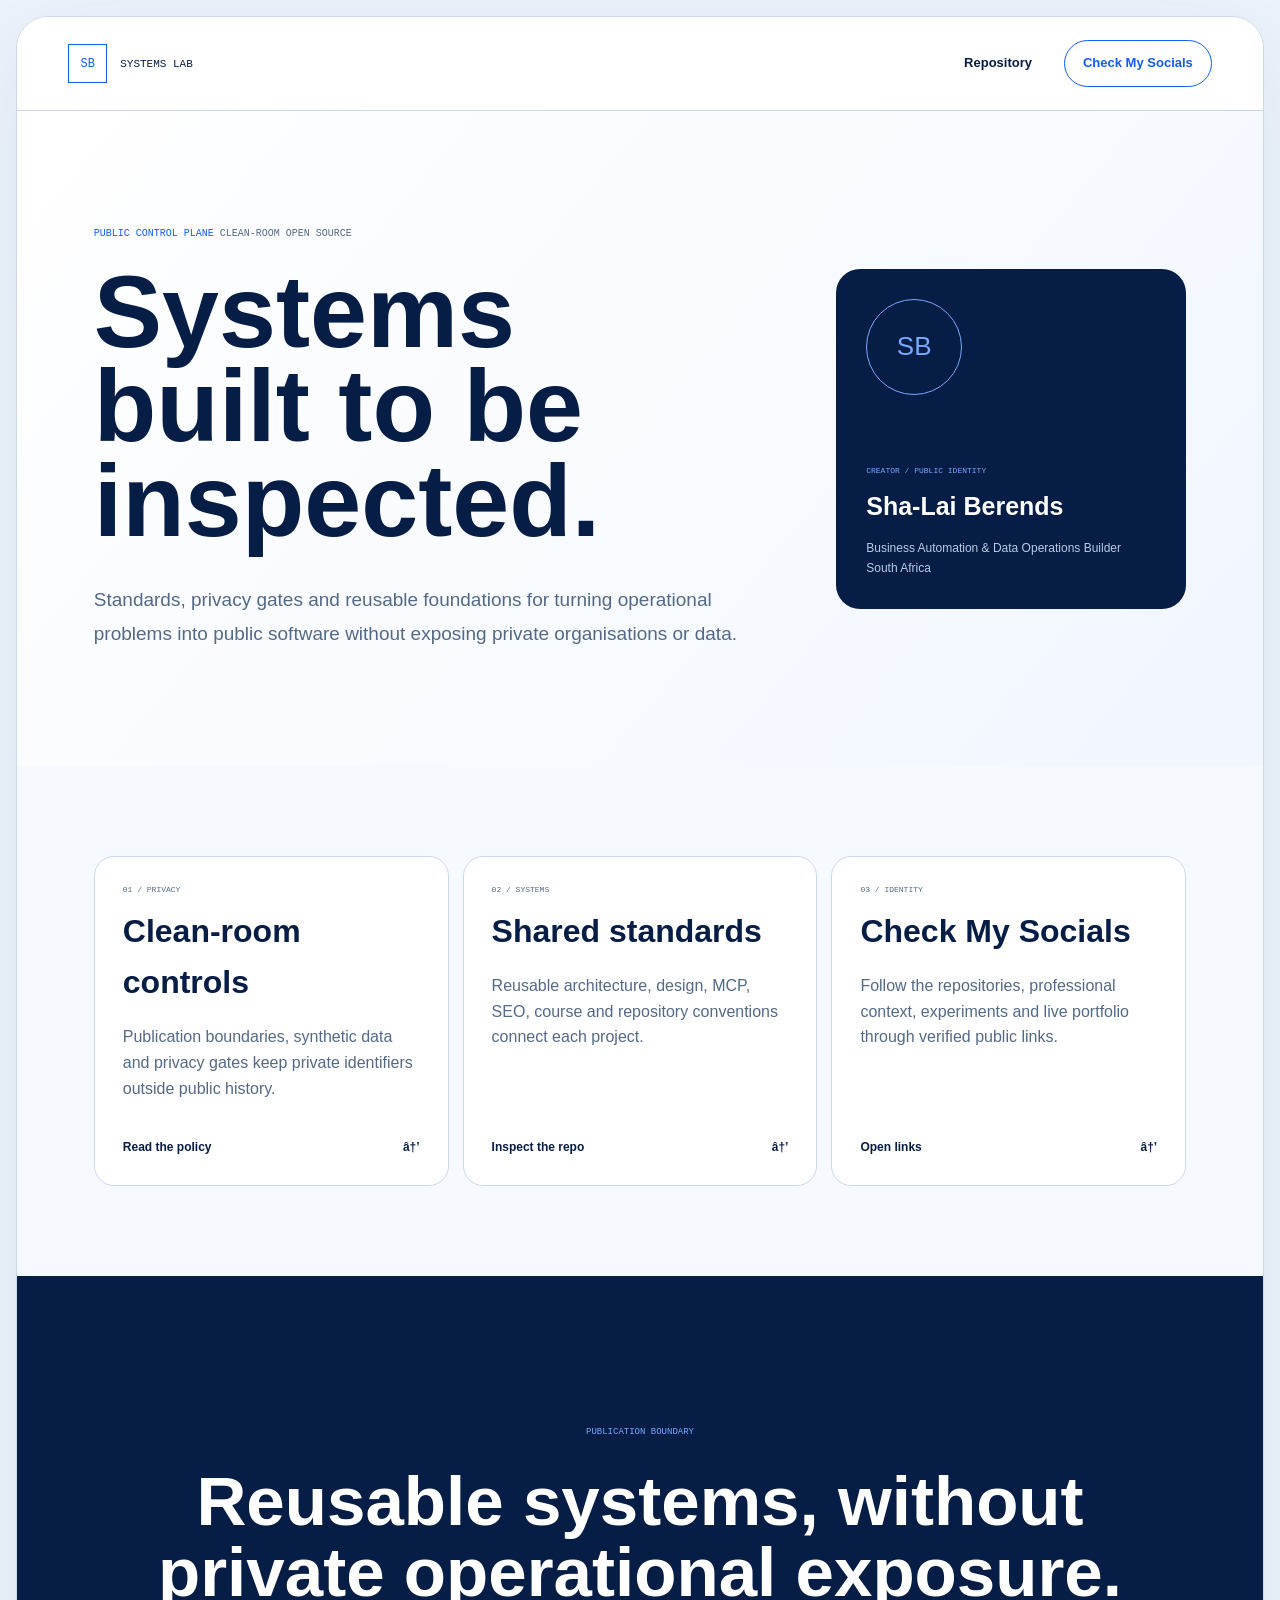
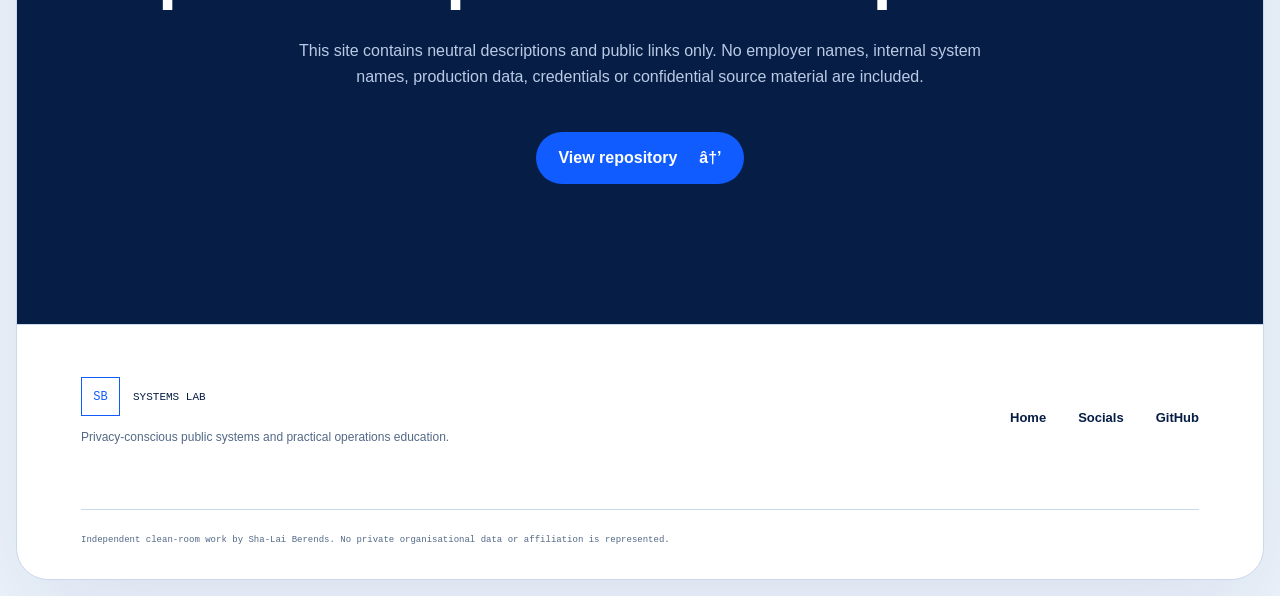
<file: site/index.html>
<!doctype html>
<html lang="en-ZA">
  <head>
    <meta charset="utf-8" />
    <meta name="viewport" content="width=device-width, initial-scale=1" />
    <meta name="author" content="Sha-Lai Berends" />
    <meta name="description" content="The public standards, clean-room controls and shared tooling behind Sha-Lai Berends Systems Lab." />
    <link rel="canonical" href="https://berendsshalai.github.io/berendsshalai-systems-lab/" />
    <link rel="stylesheet" href="./assets/styles.css" />
    <title>Sha-Lai Berends Systems Lab</title>
  </head>
  <body><div class="site-shell">
    <header class="site-header"><a class="wordmark" href="./"><span>SB</span><strong>SYSTEMS LAB</strong></a><nav><a href="https://github.com/berendsshalai/berendsshalai-systems-lab">Repository</a><a class="nav-cta" href="./socials/">Check My Socials</a></nav></header>
    <main>
      <section class="hero"><div><p class="eyebrow"><span>PUBLIC CONTROL PLANE</span> CLEAN-ROOM OPEN SOURCE</p><h1>Systems built to be inspected.</h1><p>Standards, privacy gates and reusable foundations for turning operational problems into public software without exposing private organisations or data.</p></div><aside class="identity-card"><div class="monogram">SB</div><span>CREATOR / PUBLIC IDENTITY</span><strong>Sha-Lai Berends</strong><p>Business Automation &amp; Data Operations Builder<br />South Africa</p></aside></section>
      <section class="project-grid" aria-label="Systems Lab foundations">
        <article class="project-card"><small>01 / PRIVACY</small><h2>Clean-room controls</h2><p>Publication boundaries, synthetic data and privacy gates keep private identifiers outside public history.</p><span class="open">Read the policy <span>â†’</span></span></article>
        <article class="project-card"><small>02 / SYSTEMS</small><h2>Shared standards</h2><p>Reusable architecture, design, MCP, SEO, course and repository conventions connect each project.</p><span class="open">Inspect the repo <span>â†’</span></span></article>
        <a class="project-card" href="./socials/"><small>03 / IDENTITY</small><h2>Check My Socials</h2><p>Follow the repositories, professional context, experiments and live portfolio through verified public links.</p><span class="open">Open links <span>â†’</span></span></a>
      </section>
      <section class="note"><span>PUBLICATION BOUNDARY</span><h2>Reusable systems, without private operational exposure.</h2><p>This site contains neutral descriptions and public links only. No employer names, internal system names, production data, credentials or confidential source material are included.</p><a class="button" href="https://github.com/berendsshalai/berendsshalai-systems-lab">View repository <span>â†’</span></a></section>
    </main>
    <footer class="site-footer"><div><a class="wordmark" href="./"><span>SB</span><strong>SYSTEMS LAB</strong></a><p>Privacy-conscious public systems and practical operations education.</p></div><nav><a href="./">Home</a><a href="./socials/">Socials</a><a href="https://github.com/berendsshalai">GitHub</a></nav><small>Independent clean-room work by Sha-Lai Berends. No private organisational data or affiliation is represented.</small></footer>
  </div></body>
</html>
</file>
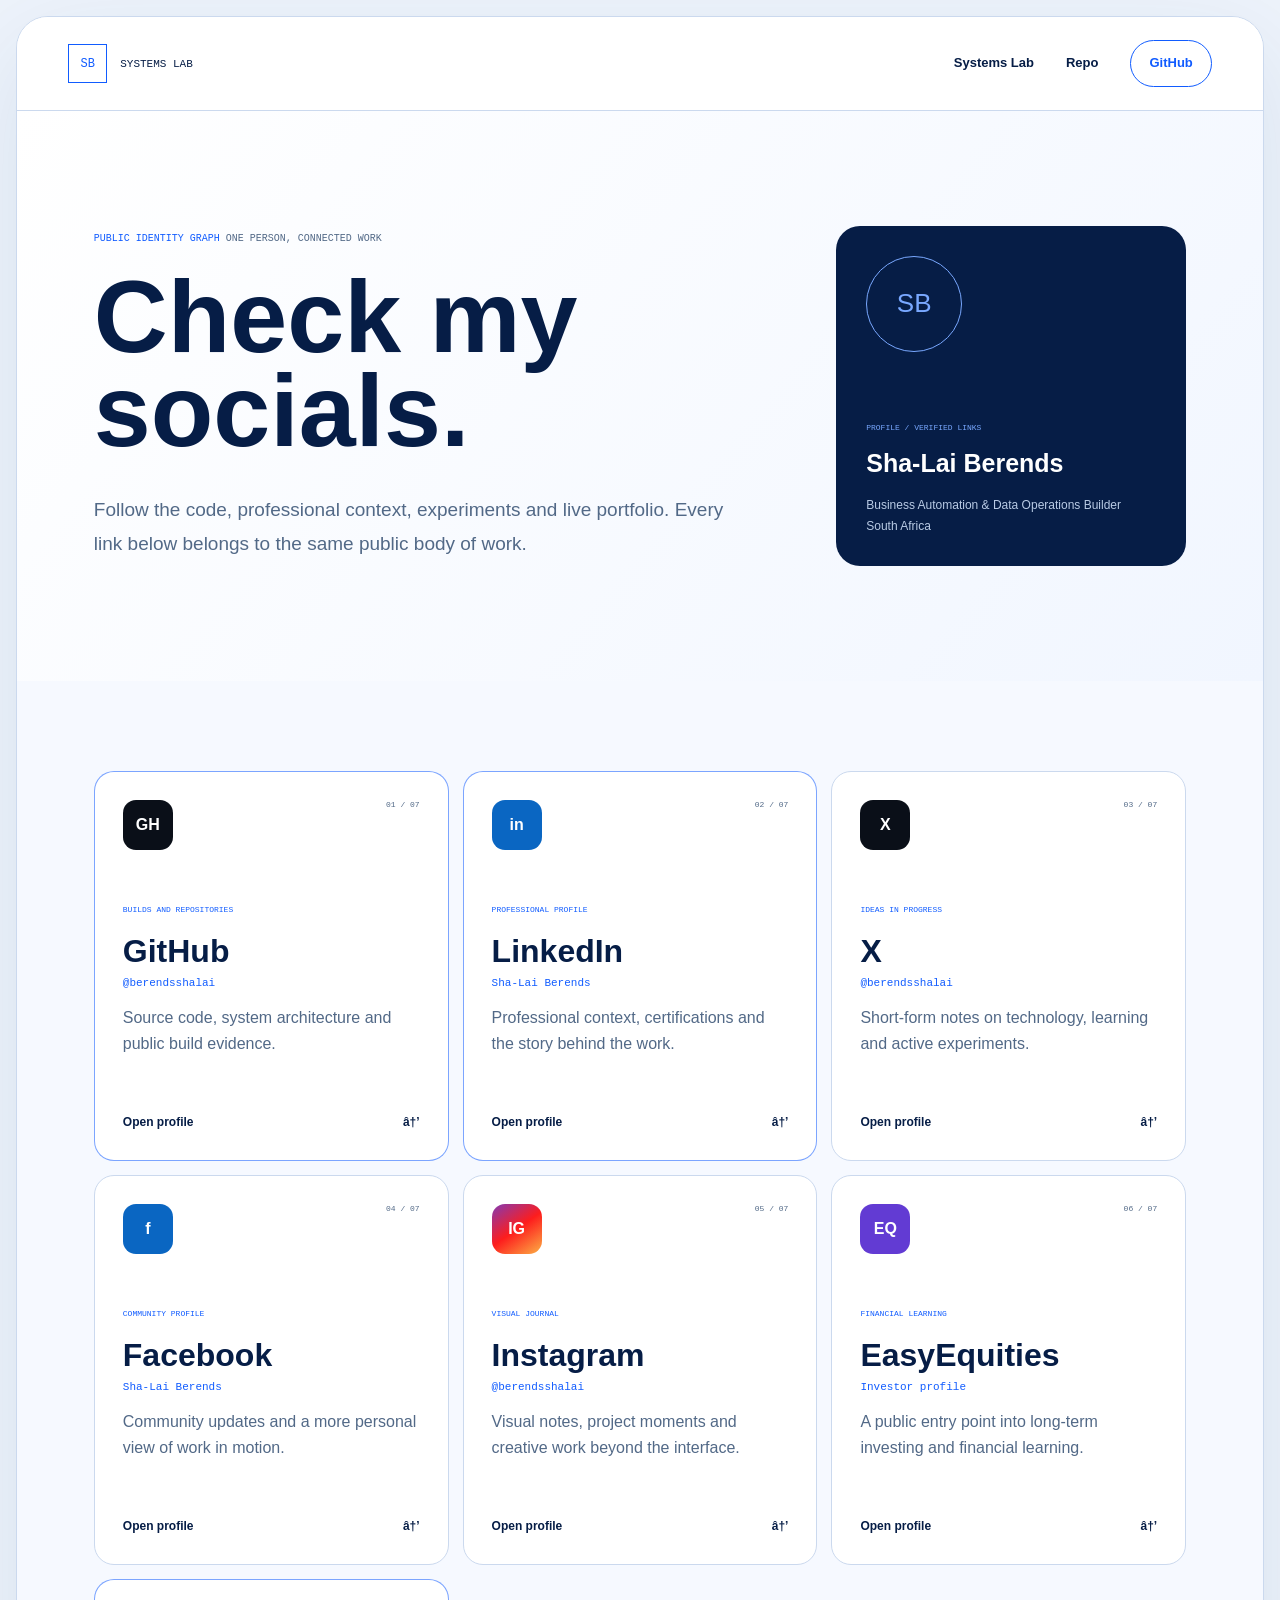
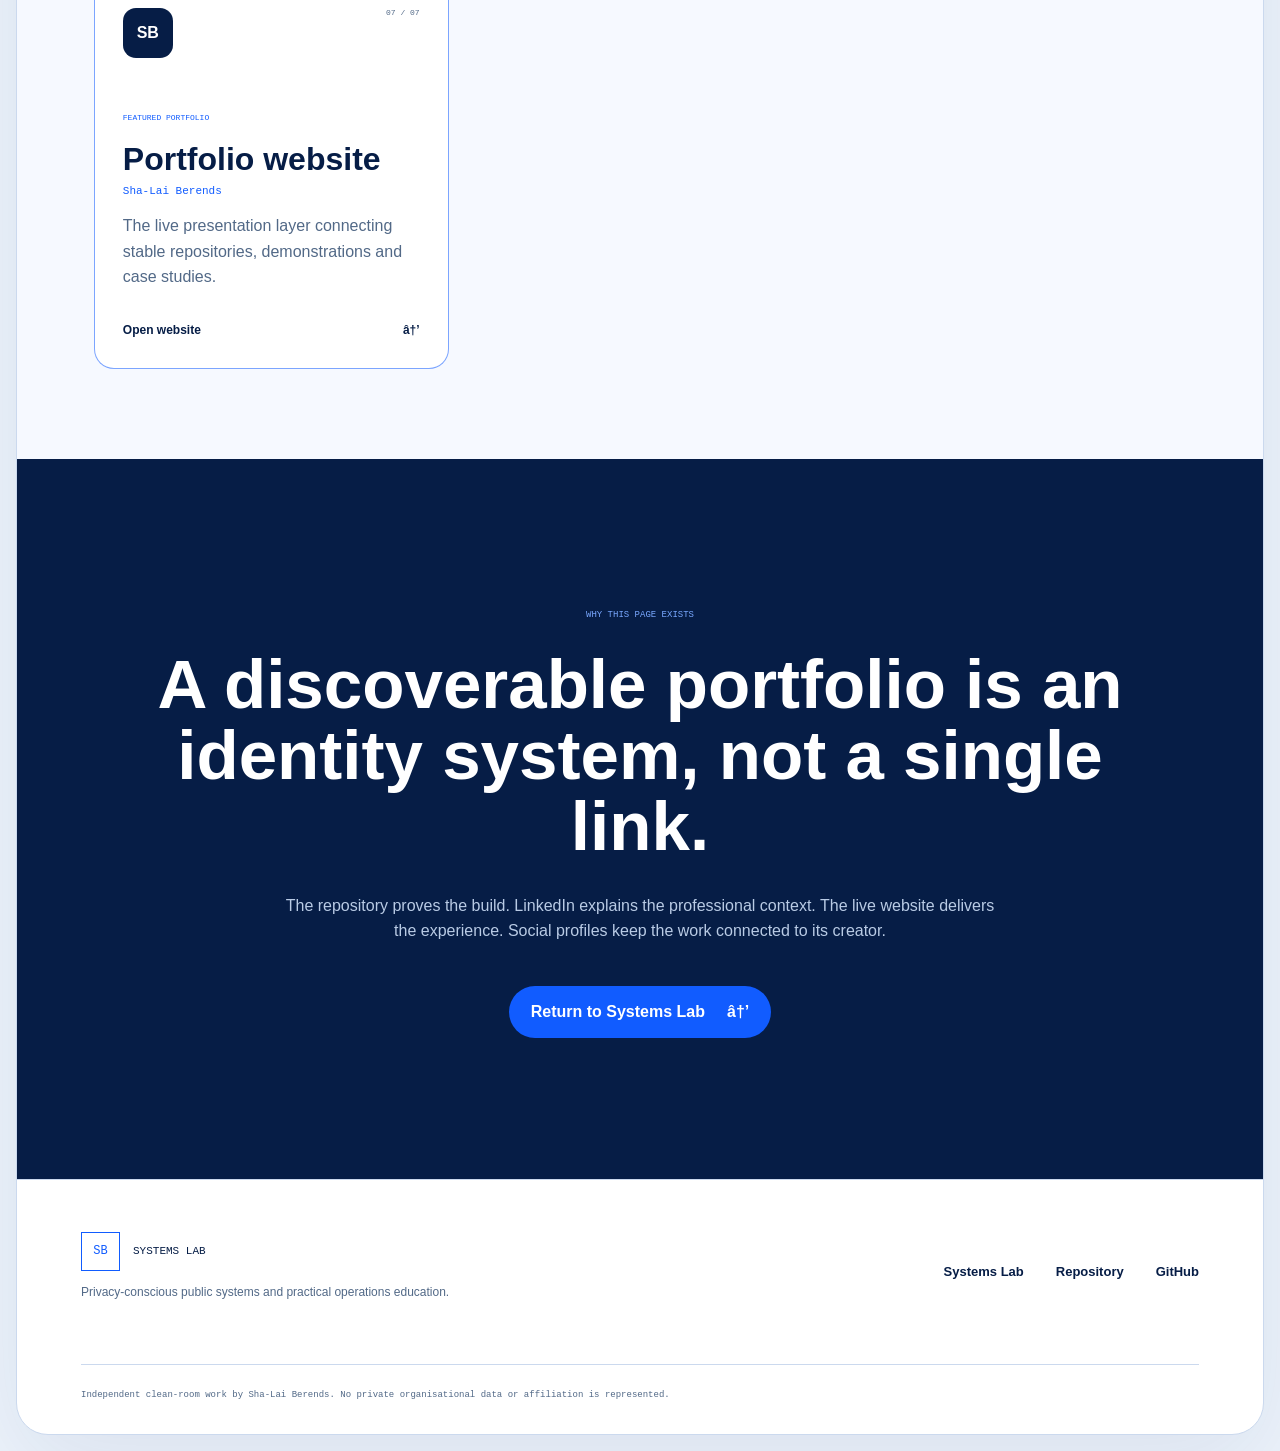
<file: site/socials/index.html>
<!doctype html>
<html lang="en-ZA">
  <head>
    <meta charset="utf-8" />
    <meta name="viewport" content="width=device-width, initial-scale=1" />
    <meta name="author" content="Sha-Lai Berends" />
    <meta name="description" content="Verified public links for Sha-Lai Berends across GitHub, LinkedIn, X, Facebook, Instagram, EasyEquities and the portfolio website." />
    <meta name="robots" content="index, follow" />
    <link rel="canonical" href="https://berendsshalai.github.io/berendsshalai-systems-lab/socials/" />
    <meta property="og:type" content="profile" />
    <meta property="og:title" content="Check My Socials | Sha-Lai Berends Systems Lab" />
    <meta property="og:description" content="The verified public identity graph connected to Sha-Lai Berends Systems Lab." />
    <meta property="og:url" content="https://berendsshalai.github.io/berendsshalai-systems-lab/socials/" />
    <meta name="twitter:card" content="summary" />
    <meta name="twitter:creator" content="@berendsshalai" />
    <link rel="stylesheet" href="../assets/styles.css" />
    <title>Check My Socials | Sha-Lai Berends Systems Lab</title>
    <script type="application/ld+json">{"@context":"https://schema.org","@type":"ProfilePage","name":"Check My Socials","url":"https://berendsshalai.github.io/berendsshalai-systems-lab/socials/","mainEntity":{"@type":"Person","name":"Sha-Lai Berends","url":"https://sha-lai-be-2a6c6108-shalaiberends.wix-site-host.com","sameAs":["https://github.com/berendsshalai","https://www.linkedin.com/in/sha-lai-berends","https://x.com/berendsshalai","https://www.facebook.com/p/Sha-Lai-Berends-61591546301365/","https://www.instagram.com/berendsshalai"]}}</script>
  </head>
  <body><div class="site-shell">
    <header class="site-header"><a class="wordmark" href="../"><span>SB</span><strong>SYSTEMS LAB</strong></a><nav><a href="../">Systems Lab</a><a href="https://github.com/berendsshalai/berendsshalai-systems-lab">Repo</a><a class="nav-cta" href="https://github.com/berendsshalai">GitHub</a></nav></header>
    <main>
      <section class="socials-hero"><div><p class="eyebrow"><span>PUBLIC IDENTITY GRAPH</span> ONE PERSON, CONNECTED WORK</p><h1>Check my socials.</h1><p>Follow the code, professional context, experiments and live portfolio. Every link below belongs to the same public body of work.</p></div><aside class="identity-card"><div class="monogram">SB</div><span>PROFILE / VERIFIED LINKS</span><strong>Sha-Lai Berends</strong><p>Business Automation &amp; Data Operations Builder<br />South Africa</p></aside></section>
      <section class="social-grid" aria-label="Sha-Lai Berends social and portfolio links">
        <a class="social-card featured" href="https://github.com/berendsshalai" target="_blank" rel="me noreferrer"><div class="social-top"><span class="social-icon github">GH</span><small>01 / 07</small></div><span class="signal">Builds and repositories</span><h2>GitHub</h2><strong>@berendsshalai</strong><p>Source code, system architecture and public build evidence.</p><span class="open">Open profile <span>â†’</span></span></a>
        <a class="social-card featured" href="https://www.linkedin.com/in/sha-lai-berends" target="_blank" rel="me noreferrer"><div class="social-top"><span class="social-icon linkedin">in</span><small>02 / 07</small></div><span class="signal">Professional profile</span><h2>LinkedIn</h2><strong>Sha-Lai Berends</strong><p>Professional context, certifications and the story behind the work.</p><span class="open">Open profile <span>â†’</span></span></a>
        <a class="social-card" href="https://x.com/berendsshalai" target="_blank" rel="me noreferrer"><div class="social-top"><span class="social-icon x">X</span><small>03 / 07</small></div><span class="signal">Ideas in progress</span><h2>X</h2><strong>@berendsshalai</strong><p>Short-form notes on technology, learning and active experiments.</p><span class="open">Open profile <span>â†’</span></span></a>
        <a class="social-card" href="https://www.facebook.com/p/Sha-Lai-Berends-61591546301365/" target="_blank" rel="me noreferrer"><div class="social-top"><span class="social-icon facebook">f</span><small>04 / 07</small></div><span class="signal">Community profile</span><h2>Facebook</h2><strong>Sha-Lai Berends</strong><p>Community updates and a more personal view of work in motion.</p><span class="open">Open profile <span>â†’</span></span></a>
        <a class="social-card" href="https://www.instagram.com/berendsshalai" target="_blank" rel="me noreferrer"><div class="social-top"><span class="social-icon instagram">IG</span><small>05 / 07</small></div><span class="signal">Visual journal</span><h2>Instagram</h2><strong>@berendsshalai</strong><p>Visual notes, project moments and creative work beyond the interface.</p><span class="open">Open profile <span>â†’</span></span></a>
        <a class="social-card" href="https://bit.ly/3sA5312" target="_blank" rel="me noreferrer"><div class="social-top"><span class="social-icon equities">EQ</span><small>06 / 07</small></div><span class="signal">Financial learning</span><h2>EasyEquities</h2><strong>Investor profile</strong><p>A public entry point into long-term investing and financial learning.</p><span class="open">Open profile <span>â†’</span></span></a>
        <a class="social-card featured" href="https://sha-lai-be-2a6c6108-shalaiberends.wix-site-host.com" target="_blank" rel="me noreferrer"><div class="social-top"><span class="social-icon website">SB</span><small>07 / 07</small></div><span class="signal">Featured portfolio</span><h2>Portfolio website</h2><strong>Sha-Lai Berends</strong><p>The live presentation layer connecting stable repositories, demonstrations and case studies.</p><span class="open">Open website <span>â†’</span></span></a>
      </section>
      <section class="note"><span>WHY THIS PAGE EXISTS</span><h2>A discoverable portfolio is an identity system, not a single link.</h2><p>The repository proves the build. LinkedIn explains the professional context. The live website delivers the experience. Social profiles keep the work connected to its creator.</p><a class="button" href="../">Return to Systems Lab <span>â†’</span></a></section>
    </main>
    <footer class="site-footer"><div><a class="wordmark" href="../"><span>SB</span><strong>SYSTEMS LAB</strong></a><p>Privacy-conscious public systems and practical operations education.</p></div><nav><a href="../">Systems Lab</a><a href="https://github.com/berendsshalai/berendsshalai-systems-lab">Repository</a><a href="https://github.com/berendsshalai">GitHub</a></nav><small>Independent clean-room work by Sha-Lai Berends. No private organisational data or affiliation is represented.</small></footer>
  </div></body>
</html>
</file>
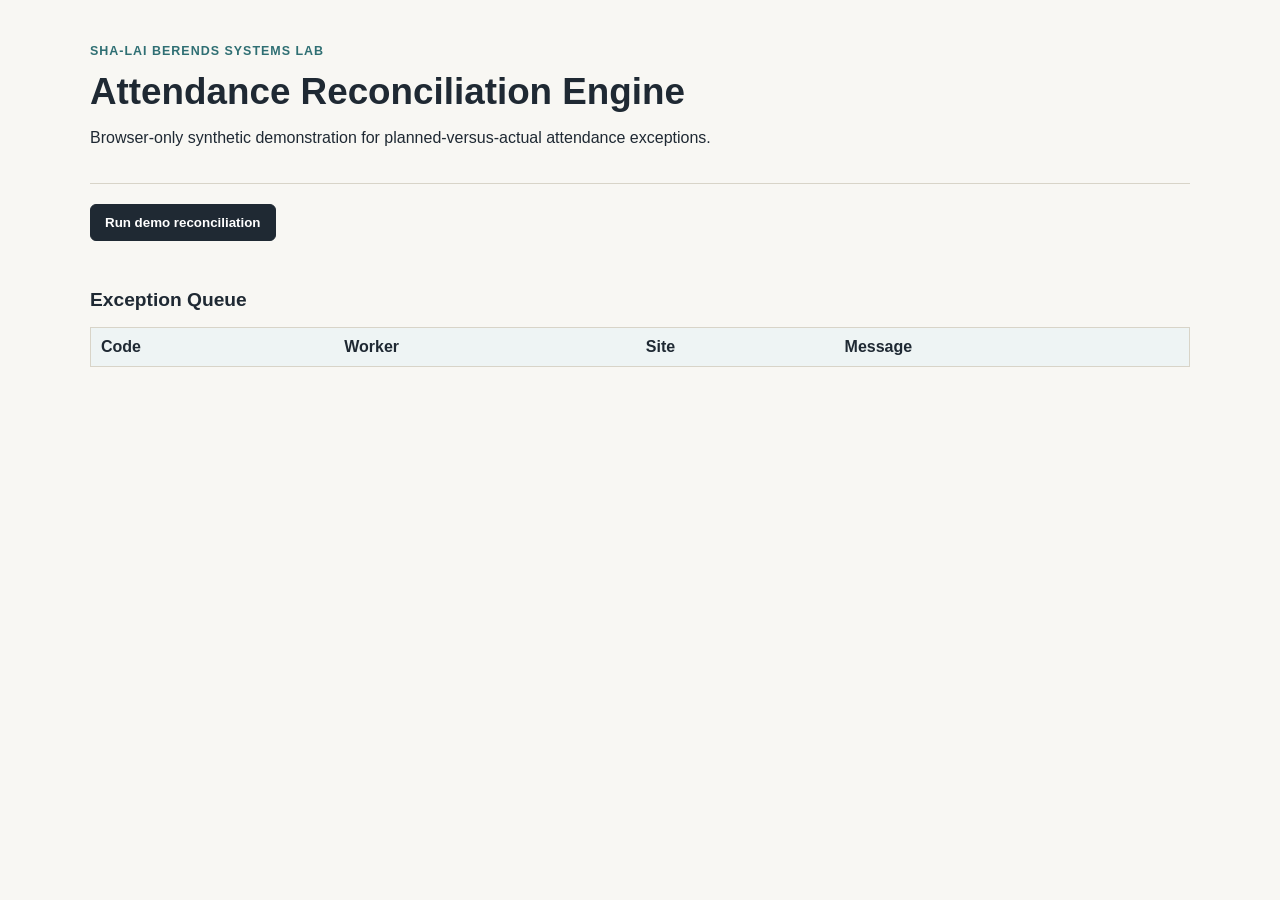
<file: projects/attendance-reconciliation-engine/demo/index.html>
<!doctype html>
<html lang="en">
  <head>
    <meta charset="utf-8" />
    <meta name="viewport" content="width=device-width, initial-scale=1" />
    <title>Attendance Reconciliation Engine Demo</title>
    <link rel="stylesheet" href="styles.css" />
  </head>
  <body>
    <main>
      <header>
        <p class="eyebrow">Sha-Lai Berends Systems Lab</p>
        <h1>Attendance Reconciliation Engine</h1>
        <p>Browser-only synthetic demonstration for planned-versus-actual attendance exceptions.</p>
      </header>
      <section class="toolbar" aria-label="Demo controls">
        <button id="run-demo" type="button">Run demo reconciliation</button>
      </section>
      <section class="summary" id="summary" aria-live="polite"></section>
      <section>
        <h2>Exception Queue</h2>
        <table>
          <thead>
            <tr>
              <th>Code</th>
              <th>Worker</th>
              <th>Site</th>
              <th>Message</th>
            </tr>
          </thead>
          <tbody id="exceptions"></tbody>
        </table>
      </section>
    </main>
    <script src="app.js"></script>
  </body>
</html>
</file>
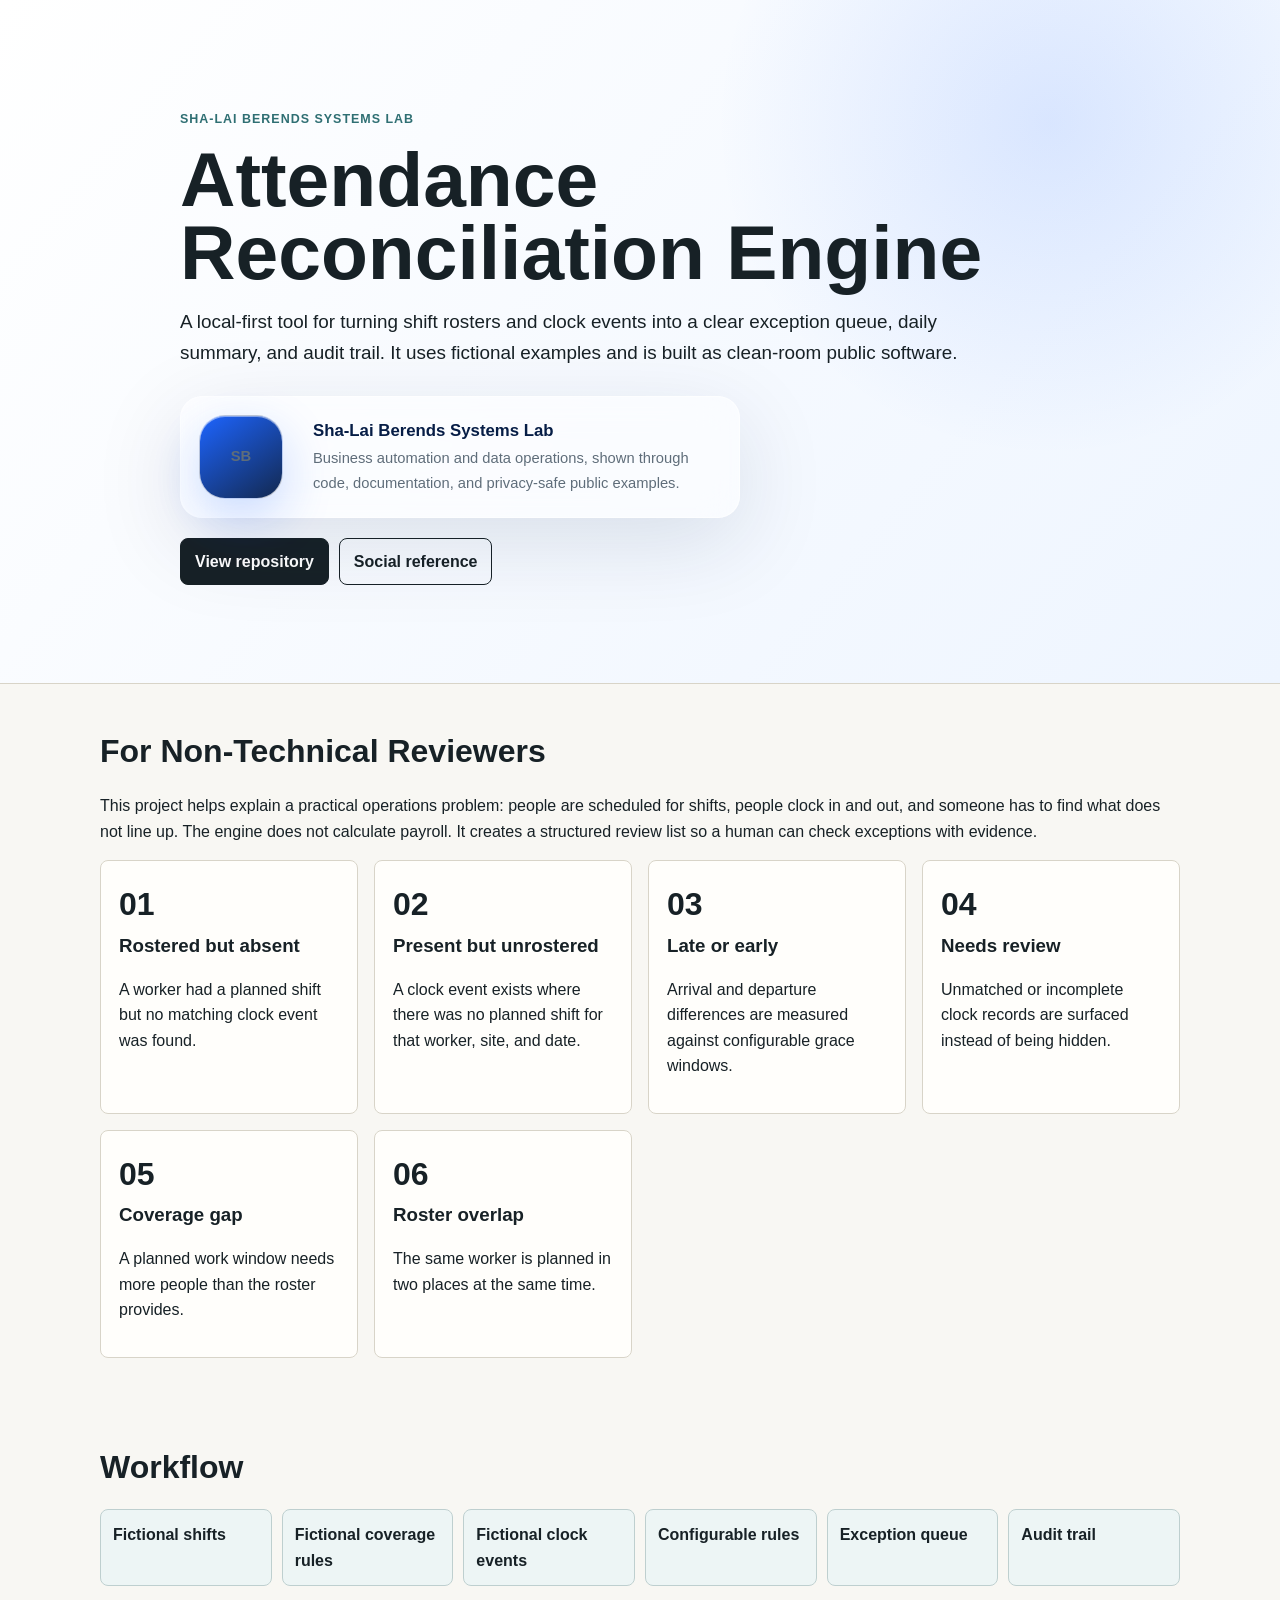
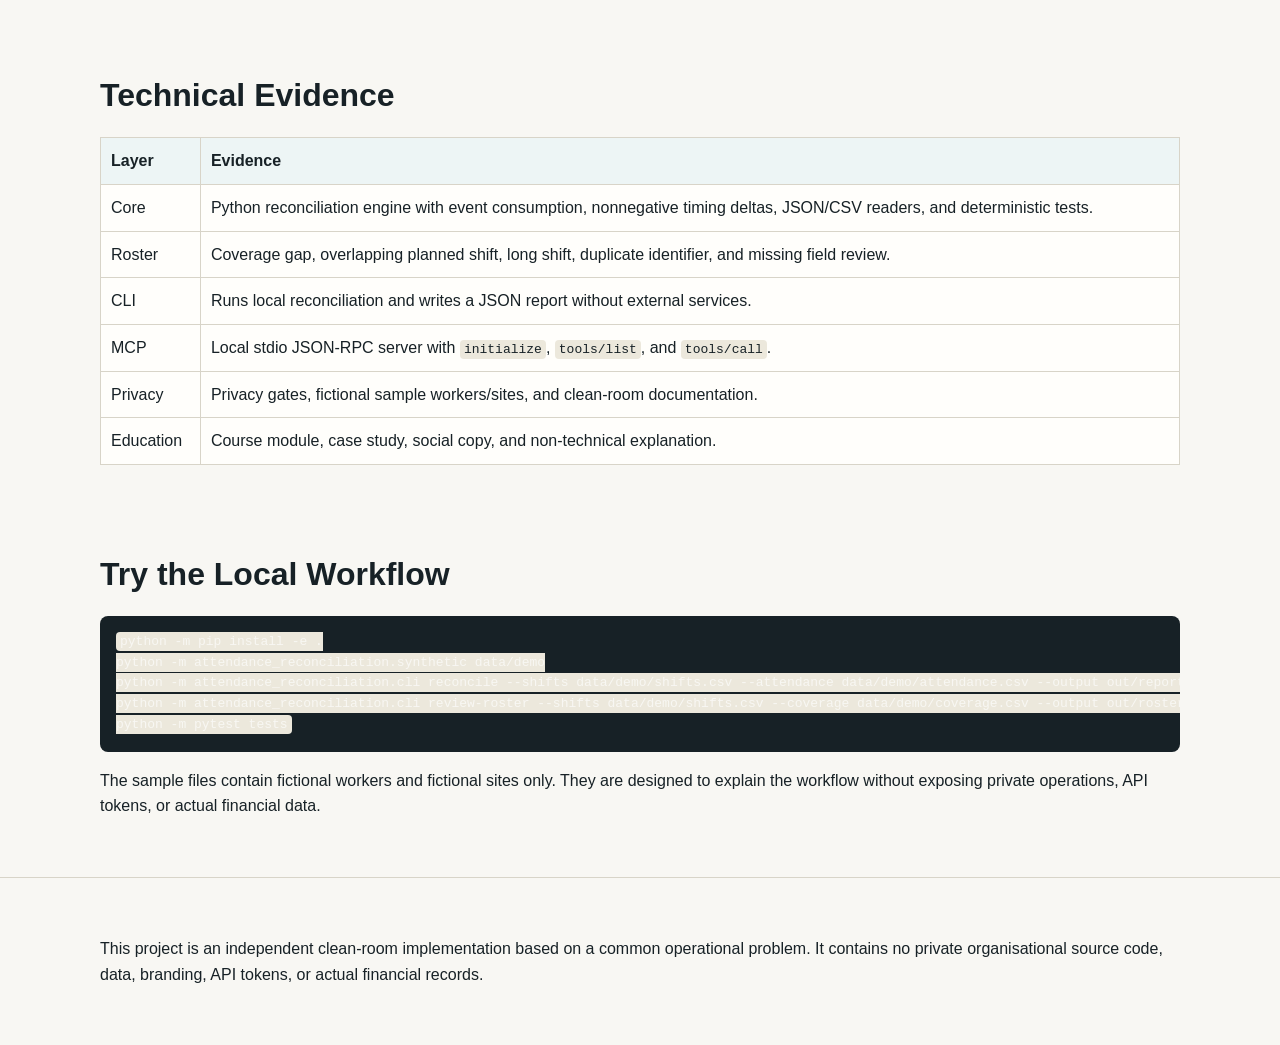
<file: projects/attendance-reconciliation-engine/site/index.html>
<!doctype html>
<html lang="en">
  <head>
    <meta charset="utf-8" />
    <meta name="viewport" content="width=device-width, initial-scale=1" />
    <title>Attendance Reconciliation Engine | Sha-Lai Berends Systems Lab</title>
    <meta name="description" content="A clean-room open-source attendance reconciliation engine that compares planned shifts with clock events using fictional data and auditable rules." />
    <link rel="stylesheet" href="./assets/styles.css" />
  </head>
  <body>
    <header class="hero">
      <div class="wrap">
        <p class="eyebrow">Sha-Lai Berends Systems Lab</p>
        <h1>Attendance Reconciliation Engine</h1>
        <p class="lede">A local-first tool for turning shift rosters and clock events into a clear exception queue, daily summary, and audit trail. It uses fictional examples and is built as clean-room public software.</p>
        <div class="identity-panel" aria-label="Public project identity">
          <span class="glass-logo" aria-hidden="true">SB</span>
          <div>
            <strong>Sha-Lai Berends Systems Lab</strong>
            <span>Business automation and data operations, shown through code, documentation, and privacy-safe public examples.</span>
          </div>
        </div>
        <div class="button-row">
          <a class="button primary" href="https://github.com/berendsshalai/attendance-reconciliation-engine">View repository</a>
          <a class="button" href="./socials/">Social reference</a>
        </div>
      </div>
    </header>

    <main>
      <section>
        <div class="wrap">
          <h2>For Non-Technical Reviewers</h2>
          <p>This project helps explain a practical operations problem: people are scheduled for shifts, people clock in and out, and someone has to find what does not line up. The engine does not calculate payroll. It creates a structured review list so a human can check exceptions with evidence.</p>
          <div class="grid">
            <div class="card"><span class="metric">01</span><h3>Rostered but absent</h3><p>A worker had a planned shift but no matching clock event was found.</p></div>
            <div class="card"><span class="metric">02</span><h3>Present but unrostered</h3><p>A clock event exists where there was no planned shift for that worker, site, and date.</p></div>
            <div class="card"><span class="metric">03</span><h3>Late or early</h3><p>Arrival and departure differences are measured against configurable grace windows.</p></div>
            <div class="card"><span class="metric">04</span><h3>Needs review</h3><p>Unmatched or incomplete clock records are surfaced instead of being hidden.</p></div>
            <div class="card"><span class="metric">05</span><h3>Coverage gap</h3><p>A planned work window needs more people than the roster provides.</p></div>
            <div class="card"><span class="metric">06</span><h3>Roster overlap</h3><p>The same worker is planned in two places at the same time.</p></div>
          </div>
        </div>
      </section>

      <section>
        <div class="wrap">
          <h2>Workflow</h2>
          <div class="flow">
            <span>Fictional shifts</span>
            <span>Fictional coverage rules</span>
            <span>Fictional clock events</span>
            <span>Configurable rules</span>
            <span>Exception queue</span>
            <span>Audit trail</span>
          </div>
        </div>
      </section>

      <section>
        <div class="wrap">
          <h2>Technical Evidence</h2>
          <table>
            <tr><th>Layer</th><th>Evidence</th></tr>
            <tr><td>Core</td><td>Python reconciliation engine with event consumption, nonnegative timing deltas, JSON/CSV readers, and deterministic tests.</td></tr>
            <tr><td>Roster</td><td>Coverage gap, overlapping planned shift, long shift, duplicate identifier, and missing field review.</td></tr>
            <tr><td>CLI</td><td>Runs local reconciliation and writes a JSON report without external services.</td></tr>
            <tr><td>MCP</td><td>Local stdio JSON-RPC server with <code>initialize</code>, <code>tools/list</code>, and <code>tools/call</code>.</td></tr>
            <tr><td>Privacy</td><td>Privacy gates, fictional sample workers/sites, and clean-room documentation.</td></tr>
            <tr><td>Education</td><td>Course module, case study, social copy, and non-technical explanation.</td></tr>
          </table>
        </div>
      </section>

      <section>
        <div class="wrap">
          <h2>Try the Local Workflow</h2>
          <pre><code>python -m pip install -e .
python -m attendance_reconciliation.synthetic data/demo
python -m attendance_reconciliation.cli reconcile --shifts data/demo/shifts.csv --attendance data/demo/attendance.csv --output out/report.json
python -m attendance_reconciliation.cli review-roster --shifts data/demo/shifts.csv --coverage data/demo/coverage.csv --output out/roster-review.json
python -m pytest tests</code></pre>
          <p>The sample files contain fictional workers and fictional sites only. They are designed to explain the workflow without exposing private operations, API tokens, or actual financial data.</p>
        </div>
      </section>
    </main>

    <footer>
      <div class="wrap">
        <p>This project is an independent clean-room implementation based on a common operational problem. It contains no private organisational source code, data, branding, API tokens, or actual financial records.</p>
      </div>
    </footer>
  </body>
</html>
</file>
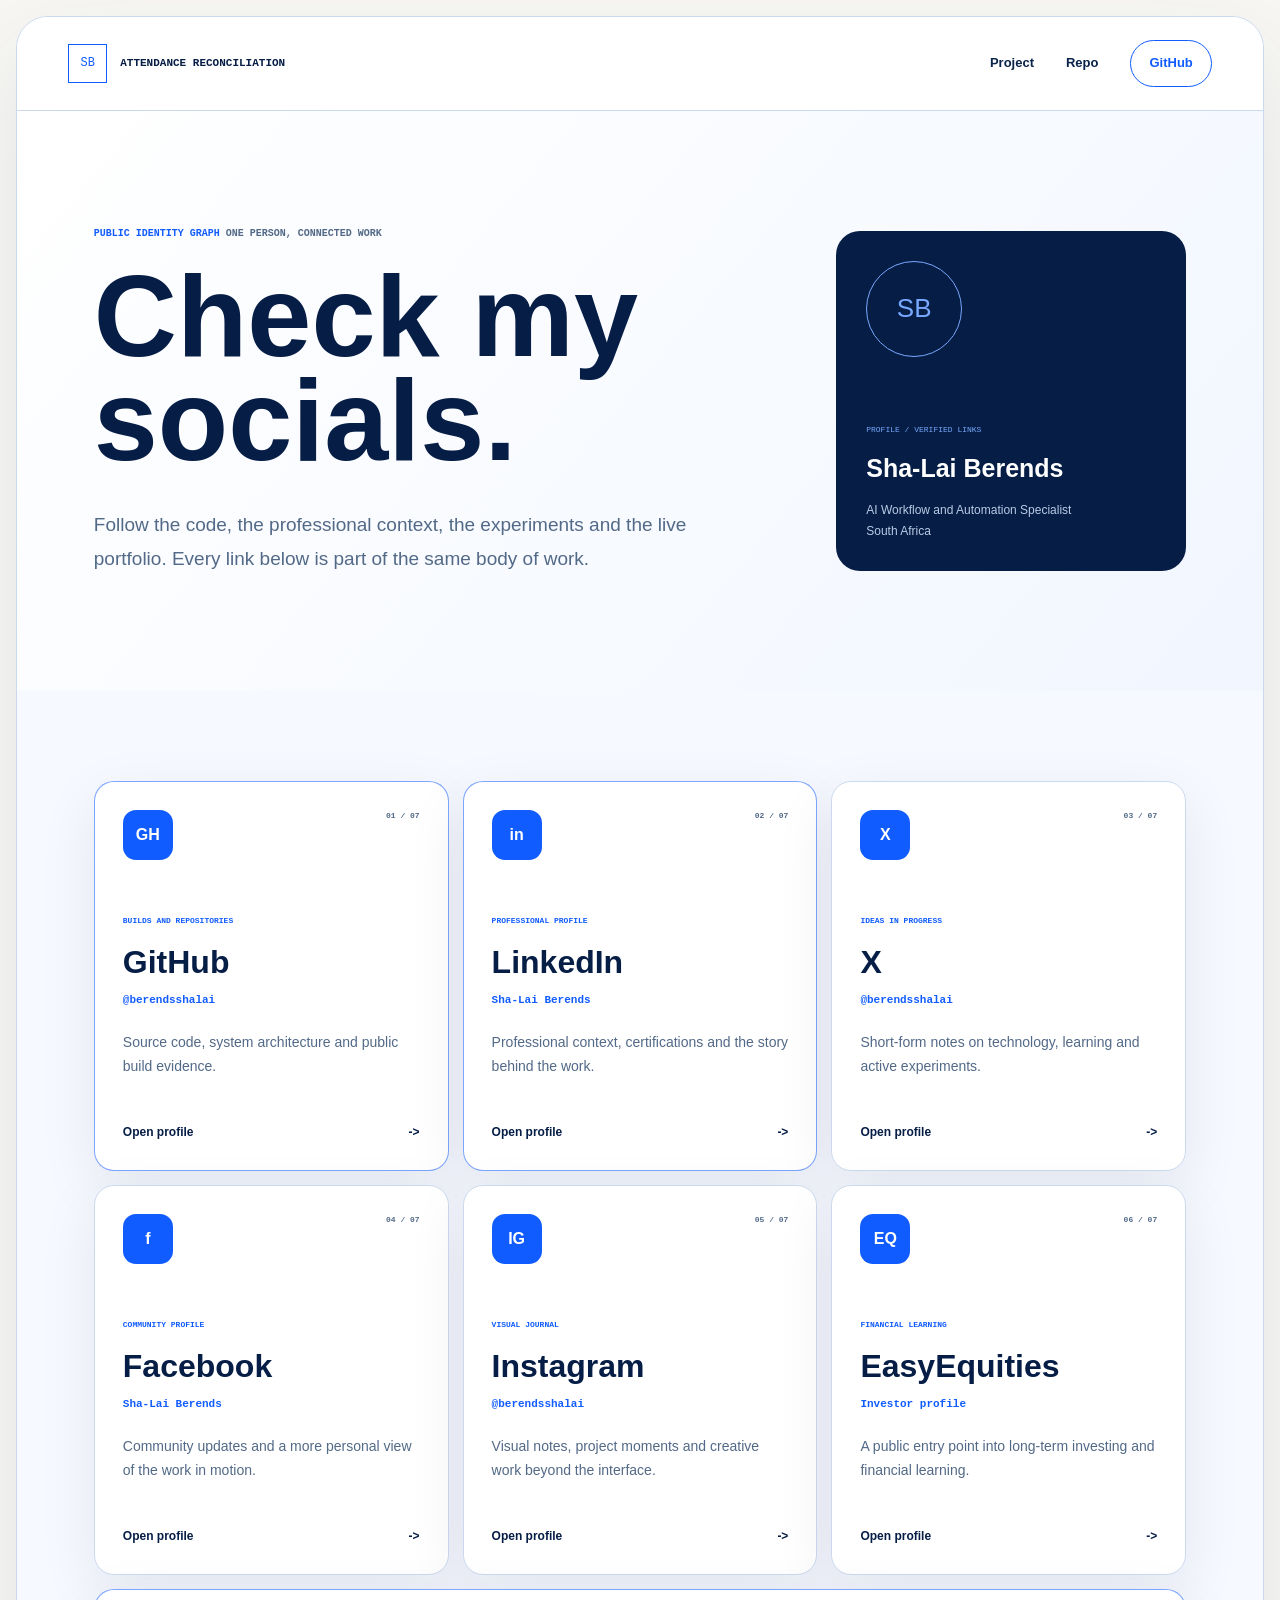
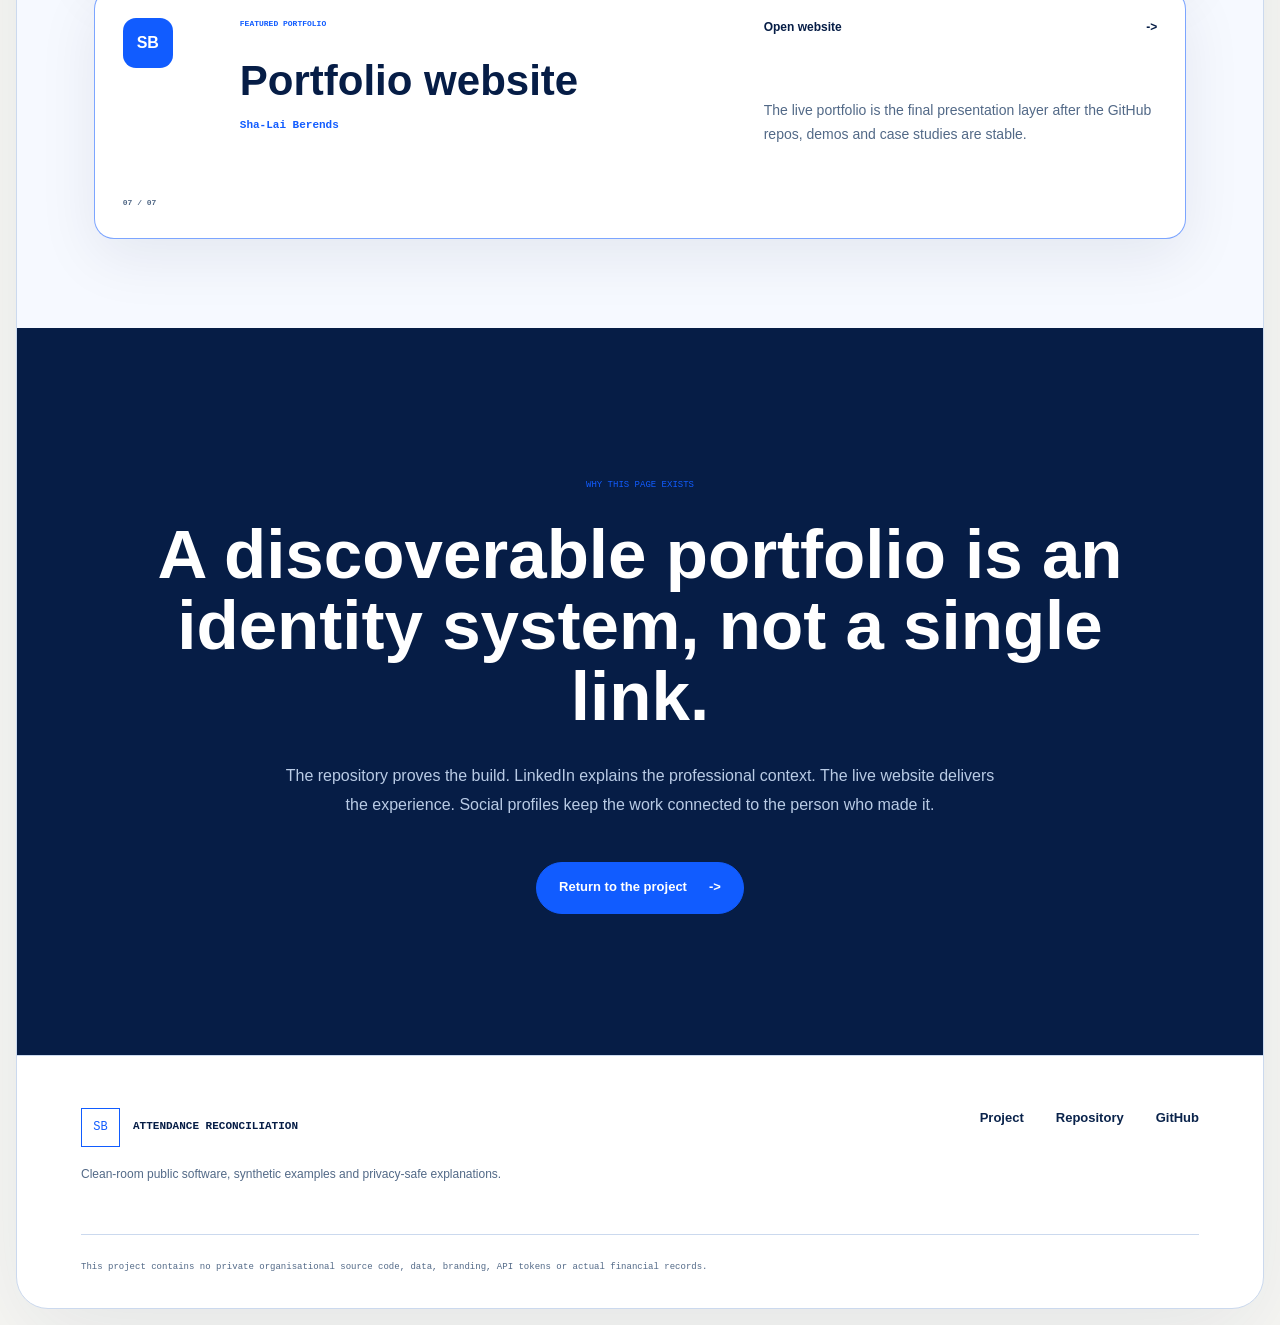
<file: projects/attendance-reconciliation-engine/site/socials/index.html>
<!doctype html>
<html lang="en">
  <head>
    <meta charset="utf-8" />
    <meta name="viewport" content="width=device-width, initial-scale=1" />
    <title>Check My Socials | Attendance Reconciliation Engine</title>
    <meta name="description" content="Social profile links and public identity graph for the Attendance Reconciliation Engine by Sha-Lai Berends." />
    <link rel="stylesheet" href="../assets/styles.css" />
  </head>
  <body>
    <div class="site-shell socials-shell">
      <header class="site-header" aria-label="Site navigation">
        <a class="wordmark" href="../" aria-label="Attendance Reconciliation Engine home">
          <span>SB</span>
          <strong>ATTENDANCE RECONCILIATION</strong>
        </a>
        <nav aria-label="Primary navigation">
          <a href="../">Project</a>
          <a href="https://github.com/berendsshalai/attendance-reconciliation-engine">Repo</a>
          <a class="nav-cta" href="https://github.com/berendsshalai">GitHub</a>
        </nav>
      </header>

      <main>
        <section class="socials-hero" aria-labelledby="socials-title">
          <div>
            <p class="eyebrow"><span>PUBLIC IDENTITY GRAPH</span> ONE PERSON, CONNECTED WORK</p>
            <h1 id="socials-title">Check my socials.</h1>
            <p>Follow the code, the professional context, the experiments and the live portfolio. Every link below is part of the same body of work.</p>
          </div>
          <aside aria-label="Sha-Lai Berends profile summary">
            <div class="profile-monogram">SB</div>
            <span>PROFILE / VERIFIED LINKS</span>
            <strong>Sha-Lai Berends</strong>
            <p>AI Workflow and Automation Specialist<br />South Africa</p>
          </aside>
        </section>

        <section class="social-grid" aria-label="Sha-Lai Berends social and portfolio links">
          <a class="social-card featured" href="https://github.com/berendsshalai" target="_blank" rel="me noreferrer" aria-label="Open Sha-Lai Berends on GitHub in a new tab">
            <div class="social-card-top"><span class="social-icon social-icon-github">GH</span><small>01 / 07</small></div>
            <span class="social-signal">Builds and repositories</span>
            <h2>GitHub</h2>
            <strong>@berendsshalai</strong>
            <p>Source code, system architecture and public build evidence.</p>
            <span class="social-open">Open profile <span aria-hidden="true">-></span></span>
          </a>

          <a class="social-card featured" href="https://www.linkedin.com/in/sha-lai-berends" target="_blank" rel="me noreferrer" aria-label="Open Sha-Lai Berends on LinkedIn in a new tab">
            <div class="social-card-top"><span class="social-icon social-icon-linkedin">in</span><small>02 / 07</small></div>
            <span class="social-signal">Professional profile</span>
            <h2>LinkedIn</h2>
            <strong>Sha-Lai Berends</strong>
            <p>Professional context, certifications and the story behind the work.</p>
            <span class="social-open">Open profile <span aria-hidden="true">-></span></span>
          </a>

          <a class="social-card" href="https://x.com/berendsshalai" target="_blank" rel="me noreferrer" aria-label="Open Sha-Lai Berends on X in a new tab">
            <div class="social-card-top"><span class="social-icon social-icon-x">X</span><small>03 / 07</small></div>
            <span class="social-signal">Ideas in progress</span>
            <h2>X</h2>
            <strong>@berendsshalai</strong>
            <p>Short-form notes on technology, learning and active experiments.</p>
            <span class="social-open">Open profile <span aria-hidden="true">-></span></span>
          </a>

          <a class="social-card" href="https://www.facebook.com/p/Sha-Lai-Berends-61591546301365/" target="_blank" rel="me noreferrer" aria-label="Open Sha-Lai Berends on Facebook in a new tab">
            <div class="social-card-top"><span class="social-icon social-icon-facebook">f</span><small>04 / 07</small></div>
            <span class="social-signal">Community profile</span>
            <h2>Facebook</h2>
            <strong>Sha-Lai Berends</strong>
            <p>Community updates and a more personal view of the work in motion.</p>
            <span class="social-open">Open profile <span aria-hidden="true">-></span></span>
          </a>

          <a class="social-card" href="https://www.instagram.com/berendsshalai" target="_blank" rel="me noreferrer" aria-label="Open Sha-Lai Berends on Instagram in a new tab">
            <div class="social-card-top"><span class="social-icon social-icon-instagram">IG</span><small>05 / 07</small></div>
            <span class="social-signal">Visual journal</span>
            <h2>Instagram</h2>
            <strong>@berendsshalai</strong>
            <p>Visual notes, project moments and creative work beyond the interface.</p>
            <span class="social-open">Open profile <span aria-hidden="true">-></span></span>
          </a>

          <a class="social-card" href="https://bit.ly/3sA5312" target="_blank" rel="me noreferrer" aria-label="Open Sha-Lai Berends EasyEquities profile in a new tab">
            <div class="social-card-top"><span class="social-icon social-icon-easyequities">EQ</span><small>06 / 07</small></div>
            <span class="social-signal">Financial learning</span>
            <h2>EasyEquities</h2>
            <strong>Investor profile</strong>
            <p>A public entry point into long-term investing and financial learning.</p>
            <span class="social-open">Open profile <span aria-hidden="true">-></span></span>
          </a>

          <a class="social-card featured" href="https://sha-lai-be-2a6c6108-shalaiberends.wix-site-host.com" target="_blank" rel="me noreferrer" aria-label="Open Sha-Lai Berends portfolio website in a new tab">
            <div class="social-card-top"><span class="social-icon social-icon-website">SB</span><small>07 / 07</small></div>
            <span class="social-signal">Featured portfolio</span>
            <h2>Portfolio website</h2>
            <strong>Sha-Lai Berends</strong>
            <p>The live portfolio is the final presentation layer after the GitHub repos, demos and case studies are stable.</p>
            <span class="social-open">Open website <span aria-hidden="true">-></span></span>
          </a>
        </section>

        <section class="socials-note" aria-labelledby="socials-note-title">
          <span>WHY THIS PAGE EXISTS</span>
          <h2 id="socials-note-title">A discoverable portfolio is an identity system, not a single link.</h2>
          <p>The repository proves the build. LinkedIn explains the professional context. The live website delivers the experience. Social profiles keep the work connected to the person who made it.</p>
          <a href="../" class="button button-primary">Return to the project <span aria-hidden="true">-></span></a>
        </section>
      </main>

      <footer class="site-footer">
        <div>
          <a class="wordmark" href="../"><span>SB</span><strong>ATTENDANCE RECONCILIATION</strong></a>
          <p>Clean-room public software, synthetic examples and privacy-safe explanations.</p>
        </div>
        <nav aria-label="Footer navigation">
          <a href="../">Project</a>
          <a href="https://github.com/berendsshalai/attendance-reconciliation-engine">Repository</a>
          <a href="https://github.com/berendsshalai">GitHub</a>
        </nav>
        <small>This project contains no private organisational source code, data, branding, API tokens or actual financial records.</small>
      </footer>
    </div>
  </body>
</html>
</file>
<file: site/assets/styles.css>
:root{color:#061d46;background:#edf3fb;font-family:Arial,Helvetica,sans-serif;line-height:1.6;--navy:#061d46;--blue:#115cff;--muted:#526987;--line:#cbd9ee;--paper:#fff}
*{box-sizing:border-box}body{margin:0}a{color:inherit}.site-shell{width:min(1500px,calc(100% - 32px));margin:16px auto;background:#fff;border:1px solid var(--line);border-radius:32px;overflow:hidden;box-shadow:0 30px 100px rgba(17,54,111,.09)}
.site-header{min-height:94px;padding:20px clamp(24px,4vw,68px);display:flex;justify-content:space-between;align-items:center;border-bottom:1px solid var(--line);background:rgba(255,255,255,.92)}
.wordmark{display:inline-flex;align-items:center;gap:13px;text-decoration:none}.wordmark span{width:39px;height:39px;display:grid;place-items:center;border:1px solid var(--blue);color:var(--blue);font:12px Consolas,monospace}.wordmark strong{font:11px Consolas,monospace}.site-header nav,.site-footer nav{display:flex;align-items:center;gap:clamp(18px,2.5vw,42px)}.site-header nav a,.site-footer nav a{text-decoration:none;font-size:13px;font-weight:700}.nav-cta{padding:12px 18px;border:1px solid var(--blue);border-radius:999px;color:var(--blue)}
.hero,.socials-hero{padding:clamp(70px,9vw,130px) clamp(24px,6vw,96px);display:grid;grid-template-columns:1fr 350px;gap:80px;align-items:center;background:linear-gradient(130deg,#fff 0%,#f1f6ff 100%)}.eyebrow{margin:0 0 24px;color:var(--muted);font:10px/1.5 Consolas,monospace}.eyebrow span{color:var(--blue)}h1{margin:0;font-size:clamp(58px,8vw,126px);line-height:.92}h2{margin:0}.hero p:not(.eyebrow),.socials-hero p:not(.eyebrow){max-width:700px;margin:35px 0 0;color:var(--muted);font-size:19px;line-height:1.8}.identity-card{min-height:340px;padding:30px;display:flex;flex-direction:column;justify-content:flex-end;color:#fff;border-radius:24px;background:var(--navy)}.monogram{width:96px;height:96px;margin:0 0 auto;display:grid;place-items:center;border:1px solid #79a8ff;border-radius:50%;color:#79a8ff;font-size:26px}.identity-card>span{color:#79a8ff;font:8px Consolas,monospace}.identity-card>strong{margin-top:11px;font-size:25px}.identity-card p{margin:12px 0 0!important;color:#b9cbe5!important;font-size:12px!important;line-height:1.7!important}
.project-grid,.social-grid{padding:clamp(60px,7vw,105px) clamp(24px,6vw,96px);display:grid;grid-template-columns:repeat(3,1fr);gap:14px;background:#f6f9ff}.project-card,.social-card{min-height:330px;padding:28px;display:flex;flex-direction:column;border:1px solid var(--line);border-radius:20px;background:#fff;text-decoration:none;transition:transform .28s ease,border-color .28s ease,box-shadow .28s ease}.project-card:hover,.social-card:hover{transform:translateY(-5px);border-color:var(--blue);box-shadow:0 24px 60px rgba(11,50,105,.1)}.project-card small,.social-card small,.signal{color:var(--muted);font:8px Consolas,monospace}.project-card h2,.social-card h2{margin:12px 0 0;font-size:32px}.project-card p,.social-card p{color:var(--muted)}.open{margin-top:auto;display:flex;justify-content:space-between;font-size:12px;font-weight:800}.social-card{min-height:390px}.social-card.featured{border-color:rgba(17,92,255,.55)}.social-top{display:flex;justify-content:space-between}.social-icon{width:50px;height:50px;display:grid;place-items:center;color:#fff;border-radius:13px;background:var(--blue);font-weight:800}.github,.x{background:#0a0f18}.linkedin,.facebook{background:#0a66c2}.instagram{background:linear-gradient(145deg,#833ab4,#fd1d1d,#fcb045)}.equities{background:#623bd3}.website{background:var(--navy)}.signal{margin-top:55px;color:var(--blue);text-transform:uppercase}.social-card>strong{color:var(--blue);font:11px Consolas,monospace}
.note{padding:clamp(90px,11vw,160px) clamp(24px,10vw,160px);text-align:center;color:#fff;background:var(--navy)}.note>span{color:#79a8ff;font:9px Consolas,monospace}.note h2{max-width:1050px;margin:24px auto 0;font-size:clamp(42px,5.4vw,78px);line-height:1.03}.note p{max-width:730px;margin:30px auto 0;color:#b9cbe5}.button{min-height:52px;margin-top:42px;padding:0 22px;display:inline-flex;align-items:center;gap:22px;border-radius:999px;color:#fff;background:var(--blue);text-decoration:none;font-weight:800}.site-footer{padding:52px clamp(24px,5vw,76px) 34px;display:grid;grid-template-columns:1fr auto;gap:50px;border-top:1px solid var(--line)}.site-footer p{color:var(--muted);font-size:12px}.site-footer small{grid-column:1/-1;padding-top:25px;border-top:1px solid var(--line);color:var(--muted);font:9px Consolas,monospace}
@media(max-width:1100px){.project-grid,.social-grid{grid-template-columns:repeat(2,1fr)}}
@media(max-width:760px){.site-shell{width:100%;margin:0;border:0;border-radius:0}.site-header{min-height:78px;padding:16px 20px}.wordmark strong,.site-header nav>a:not(.nav-cta){display:none}.site-header nav{gap:12px}.hero,.socials-hero{padding:70px 22px;grid-template-columns:1fr;gap:45px}h1{font-size:60px}.project-grid,.social-grid{padding:60px 22px;grid-template-columns:1fr}.site-footer{grid-template-columns:1fr;padding:42px 22px 28px}.site-footer nav{flex-wrap:wrap}.site-footer small{grid-column:auto}}
</file>
<file: projects/attendance-reconciliation-engine/demo/styles.css>
:root {
  color: #1f2933;
  background: #f8f7f3;
  font-family: Arial, sans-serif;
}

body {
  margin: 0;
}

main {
  max-width: 1100px;
  margin: 0 auto;
  padding: 32px 20px;
}

header {
  border-bottom: 1px solid #d8d4c8;
  padding-bottom: 20px;
  margin-bottom: 20px;
}

h1 {
  font-size: 2.3rem;
  margin: 0 0 8px;
  letter-spacing: 0;
}

h2 {
  font-size: 1.2rem;
  margin-top: 28px;
}

.eyebrow {
  text-transform: uppercase;
  font-size: 0.78rem;
  letter-spacing: 0.08em;
  color: #2f6f73;
  font-weight: 700;
}

button {
  border: 1px solid #1f2933;
  background: #1f2933;
  color: white;
  border-radius: 6px;
  padding: 10px 14px;
  font-weight: 700;
  cursor: pointer;
}

.summary {
  display: grid;
  grid-template-columns: repeat(auto-fit, minmax(180px, 1fr));
  gap: 12px;
  margin: 20px 0;
}

.metric {
  border: 1px solid #d8d4c8;
  border-radius: 8px;
  padding: 12px;
  background: white;
}

.metric strong {
  display: block;
  font-size: 1.6rem;
  margin-bottom: 4px;
}

table {
  width: 100%;
  border-collapse: collapse;
  background: white;
  border: 1px solid #d8d4c8;
}

th, td {
  text-align: left;
  border-bottom: 1px solid #d8d4c8;
  padding: 10px;
  vertical-align: top;
}

th {
  background: #eef4f4;
}
</file>
<file: projects/attendance-reconciliation-engine/site/assets/styles.css>
:root {
  color: #172126;
  background: #f8f7f3;
  font-family: Arial, sans-serif;
  line-height: 1.6;
  --navy: #061d46;
  --blue: #115cff;
  --sky: #d7e8ff;
  --muted: #5f6d7a;
  --line: rgba(6, 29, 70, 0.14);
}

* {
  box-sizing: border-box;
}

body {
  margin: 0;
}

a {
  color: #205f63;
}

header,
section,
footer {
  padding: 42px 20px;
}

.wrap {
  max-width: 1080px;
  margin: 0 auto;
}

.hero {
  min-height: 76vh;
  display: grid;
  align-items: center;
  border-bottom: 1px solid #d8d4c8;
  background:
    radial-gradient(circle at 82% 18%, rgba(17, 92, 255, 0.12), transparent 28%),
    linear-gradient(130deg, #fff 0%, #eef5ff 100%);
}

.eyebrow {
  text-transform: uppercase;
  letter-spacing: 0.08em;
  font-weight: 700;
  color: #2f6f73;
  font-size: 0.78rem;
}

h1 {
  max-width: 920px;
  margin: 0;
  font-size: clamp(2.4rem, 6vw, 5.8rem);
  line-height: 0.95;
  letter-spacing: 0;
}

h2 {
  font-size: 2rem;
  margin: 0 0 16px;
}

h3 {
  margin: 0 0 8px;
}

.lede {
  max-width: 780px;
  font-size: 1.18rem;
}

.grid {
  display: grid;
  grid-template-columns: repeat(auto-fit, minmax(240px, 1fr));
  gap: 16px;
}

.card,
.panel {
  border: 1px solid #d8d4c8;
  border-radius: 8px;
  background: #fffefb;
  padding: 18px;
}

.metric {
  font-size: 2rem;
  font-weight: 800;
  display: block;
}

.flow {
  display: grid;
  grid-template-columns: repeat(auto-fit, minmax(150px, 1fr));
  gap: 10px;
}

.flow span {
  border: 1px solid #becfcf;
  background: #edf5f5;
  border-radius: 8px;
  padding: 12px;
  font-weight: 700;
}

code {
  background: #ece8dc;
  border-radius: 4px;
  padding: 2px 4px;
}

pre {
  overflow: auto;
  background: #172126;
  color: #f8f7f3;
  border-radius: 8px;
  padding: 16px;
}

.button-row {
  display: flex;
  flex-wrap: wrap;
  gap: 10px;
  margin-top: 20px;
}

.button {
  border: 1px solid #172126;
  border-radius: 8px;
  color: #172126;
  text-decoration: none;
  padding: 10px 14px;
  font-weight: 700;
}

.button.primary {
  background: #172126;
  color: #fff;
}

table {
  border-collapse: collapse;
  width: 100%;
  background: #fffefb;
}

th,
td {
  border: 1px solid #d8d4c8;
  padding: 10px;
  text-align: left;
  vertical-align: top;
}

th {
  background: #edf5f5;
}

footer {
  border-top: 1px solid #d8d4c8;
}

.identity-panel {
  margin-top: 28px;
  display: grid;
  grid-template-columns: 96px minmax(0, 1fr);
  gap: 18px;
  align-items: center;
  max-width: 560px;
  padding: 18px;
  border: 1px solid rgba(255, 255, 255, 0.58);
  border-radius: 22px;
  background: rgba(255, 255, 255, 0.48);
  box-shadow: 0 24px 90px rgba(6, 29, 70, 0.12);
  backdrop-filter: blur(18px);
}

.glass-logo {
  width: 84px;
  height: 84px;
  display: grid;
  place-items: center;
  border: 1px solid rgba(255, 255, 255, 0.7);
  border-radius: 26px;
  color: white;
  background:
    linear-gradient(145deg, rgba(17, 92, 255, 0.95), rgba(6, 29, 70, 0.95)),
    rgba(255, 255, 255, 0.28);
  box-shadow: inset 0 1px 0 rgba(255, 255, 255, 0.45), 0 18px 50px rgba(17, 92, 255, 0.22);
  font-size: 1.45rem;
  font-weight: 900;
}

.identity-panel strong {
  display: block;
  color: var(--navy);
  font-size: 1.05rem;
}

.identity-panel span {
  color: var(--muted);
  font-size: 0.92rem;
}

.socials-hero {
  min-height: 540px;
  display: grid;
  grid-template-columns: minmax(0, 1fr) 340px;
  gap: 56px;
  align-items: center;
  background: linear-gradient(130deg, #fff 0%, #eef5ff 100%);
  border-bottom: 1px solid var(--line);
}

.socials-hero .profile-card {
  min-height: 320px;
  display: flex;
  flex-direction: column;
  justify-content: flex-end;
  padding: 28px;
  border: 1px solid rgba(255, 255, 255, 0.25);
  border-radius: 24px;
  color: white;
  background:
    linear-gradient(145deg, rgba(6, 29, 70, 0.94), rgba(17, 92, 255, 0.78)),
    rgba(255, 255, 255, 0.2);
  box-shadow: 0 30px 90px rgba(6, 29, 70, 0.18);
  backdrop-filter: blur(20px);
}

.socials-hero .profile-card .glass-logo {
  margin-bottom: auto;
}

.social-grid {
  display: grid;
  grid-template-columns: repeat(3, minmax(0, 1fr));
  gap: 14px;
}

.social-card {
  min-height: 320px;
  display: flex;
  flex-direction: column;
  padding: 24px;
  border: 1px solid rgba(255, 255, 255, 0.6);
  border-radius: 22px;
  color: var(--navy);
  text-decoration: none;
  background: rgba(255, 255, 255, 0.64);
  box-shadow: 0 18px 60px rgba(6, 29, 70, 0.08);
  backdrop-filter: blur(16px);
  transition: transform 0.24s ease, border-color 0.24s ease, box-shadow 0.24s ease;
}

.social-card:hover {
  transform: translateY(-5px);
  border-color: rgba(17, 92, 255, 0.5);
  box-shadow: 0 30px 82px rgba(6, 29, 70, 0.14);
}

.social-card.featured {
  border-color: rgba(17, 92, 255, 0.6);
}

.social-card-top {
  display: flex;
  justify-content: space-between;
  align-items: flex-start;
}

.social-icon {
  width: 52px;
  height: 52px;
  display: grid;
  place-items: center;
  border-radius: 15px;
  color: white;
  background: var(--blue);
  font-weight: 900;
  letter-spacing: 0;
}

.social-icon.github,
.social-icon.x {
  background: #0a0f18;
}

.social-icon.linkedin {
  background: #0a66c2;
}

.social-icon.instagram {
  background: linear-gradient(145deg, #833ab4, #fd1d1d, #fcb045);
}

.social-icon.website {
  background: var(--navy);
}

.social-card small,
.social-signal {
  color: var(--muted);
  font-size: 0.72rem;
  font-weight: 800;
  text-transform: uppercase;
  letter-spacing: 0.12em;
}

.social-signal {
  margin-top: 46px;
  color: var(--blue);
}

.social-card h2 {
  margin: 8px 0 0;
  color: var(--navy);
  font-size: 1.75rem;
}

.social-card strong {
  color: var(--blue);
}

.social-card p {
  color: var(--muted);
}

.social-open {
  margin-top: auto;
  display: flex;
  justify-content: space-between;
  align-items: center;
  font-weight: 800;
}

.socials-note {
  text-align: center;
  color: white;
  background: var(--navy);
}

.socials-note h2 {
  color: white;
}

.socials-note p {
  max-width: 720px;
  margin: 0 auto 12px;
  color: #c7d7ed;
}

@media (max-width: 780px) {
  .identity-panel,
  .socials-hero {
    grid-template-columns: 1fr;
  }

  .social-grid {
    grid-template-columns: 1fr;
  }
}

/* Reference socials system: aligned to berendsshalai-project-systemtoportfolio/socials. */
.site-shell {
  width: min(1500px, calc(100% - 32px));
  margin: 16px auto;
  background: #fff;
  border: 1px solid #cbd9ee;
  border-radius: 32px;
  overflow: hidden;
  box-shadow: 0 30px 100px rgba(17, 54, 111, 0.09);
}

.site-header {
  min-height: 94px;
  padding: 20px clamp(24px, 4vw, 68px);
  display: flex;
  justify-content: space-between;
  align-items: center;
  border-bottom: 1px solid #cbd9ee;
  background: rgba(255, 255, 255, 0.92);
  backdrop-filter: blur(18px);
}

.wordmark {
  display: inline-flex;
  align-items: center;
  gap: 13px;
  color: #061d46;
  text-decoration: none;
}

.wordmark span {
  width: 39px;
  height: 39px;
  display: grid;
  place-items: center;
  border: 1px solid #115cff;
  color: #115cff;
  font-family: Consolas, monospace;
  font-size: 12px;
}

.wordmark strong {
  color: #061d46;
  font-family: Consolas, monospace;
  font-size: 11px;
  letter-spacing: 0;
}

.site-header nav,
.site-footer nav {
  display: flex;
  align-items: center;
  gap: clamp(18px, 2.5vw, 42px);
}

.site-header nav a,
.site-footer nav a {
  color: #0a234b;
  text-decoration: none;
  font-size: 13px;
  font-weight: 700;
}

.site-header nav a:hover,
.site-footer nav a:hover {
  color: #115cff;
}

.site-header .nav-cta {
  padding: 12px 18px;
  border: 1px solid #115cff;
  border-radius: 999px;
  color: #115cff;
}

.socials-shell .eyebrow {
  margin: 0 0 24px;
  color: #526987;
  font-family: Consolas, monospace;
  font-size: 10px;
  line-height: 1.5;
  letter-spacing: 0;
}

.socials-shell .eyebrow span,
.socials-note > span {
  color: #115cff;
}

.socials-shell .button {
  min-height: 52px;
  padding: 0 22px;
  display: inline-flex;
  align-items: center;
  justify-content: center;
  gap: 22px;
  border-radius: 999px;
  text-decoration: none;
  font-size: 13px;
  font-weight: 800;
  transition: transform 0.25s ease, background-color 0.25s ease, color 0.25s ease;
}

.socials-shell .button:hover {
  transform: translateY(-2px);
}

.socials-shell .button-primary {
  color: white;
  background: #115cff;
  border: 1px solid #115cff;
}

.socials-shell .button-primary:hover {
  background: #061d46;
  border-color: #061d46;
}

.socials-shell .socials-hero {
  min-height: 520px;
  padding: clamp(70px, 9vw, 130px) clamp(24px, 6vw, 96px);
  display: grid;
  grid-template-columns: 1fr 350px;
  gap: 80px;
  align-items: center;
  background: linear-gradient(130deg, #fff 0%, #f1f6ff 100%);
  border-bottom: 0;
}

.socials-hero h1 {
  margin: 0;
  color: #061d46;
  font-size: clamp(64px, 9vw, 138px);
  line-height: 0.9;
  letter-spacing: 0;
}

.socials-hero > div > p:last-child {
  max-width: 700px;
  margin: 35px 0 0;
  color: #526987;
  font-size: 19px;
  line-height: 1.8;
}

.socials-hero aside {
  min-height: 340px;
  padding: 30px;
  display: flex;
  flex-direction: column;
  justify-content: flex-end;
  color: white;
  border-radius: 24px;
  background: #061d46;
}

.profile-monogram {
  width: 96px;
  height: 96px;
  margin: 0 0 auto;
  display: grid;
  place-items: center;
  border: 1px solid #79a8ff;
  border-radius: 50%;
  color: #79a8ff;
  font-size: 26px;
}

.socials-hero aside > span {
  color: #79a8ff;
  font-family: Consolas, monospace;
  font-size: 8px;
  letter-spacing: 0;
}

.socials-hero aside > strong {
  margin-top: 11px;
  font-size: 25px;
}

.socials-hero aside p {
  margin: 12px 0 0;
  color: #b9cbe5;
  font-size: 12px;
  line-height: 1.7;
}

.socials-shell .social-grid {
  padding: clamp(60px, 7vw, 105px) clamp(24px, 6vw, 96px);
  display: grid;
  grid-template-columns: repeat(3, 1fr);
  gap: 14px;
  background: #f6f9ff;
}

.socials-shell .social-card {
  min-height: 390px;
  padding: 28px;
  display: flex;
  flex-direction: column;
  color: #061d46;
  border: 1px solid #cbd9ee;
  border-radius: 20px;
  background: white;
  text-decoration: none;
  transition: transform 0.28s ease, border-color 0.28s ease, box-shadow 0.28s ease;
}

.socials-shell .social-card:hover {
  transform: translateY(-5px);
  border-color: #115cff;
  box-shadow: 0 24px 60px rgba(11, 50, 105, 0.1);
}

.socials-shell .social-card.featured {
  border-color: rgba(17, 92, 255, 0.55);
}

.socials-shell .social-card-top {
  display: flex;
  justify-content: space-between;
  align-items: start;
}

.socials-shell .social-card-top small {
  font-family: Consolas, monospace;
  font-size: 8px;
  color: #526987;
  letter-spacing: 0;
}

.socials-shell .social-icon {
  width: 50px;
  height: 50px;
  display: grid;
  place-items: center;
  color: white;
  border-radius: 13px;
  background: #115cff;
  font-weight: 800;
}

.social-icon-github,
.social-icon-x {
  background: #0a0f18;
}

.social-icon-linkedin,
.social-icon-facebook {
  background: #0a66c2;
}

.social-icon-instagram {
  background: linear-gradient(145deg, #833ab4, #fd1d1d, #fcb045);
}

.social-icon-easyequities {
  background: #623bd3;
}

.social-icon-website {
  background: #061d46;
}

.socials-shell .social-signal {
  margin-top: 55px;
  color: #115cff;
  font-family: Consolas, monospace;
  font-size: 8px;
  letter-spacing: 0;
  text-transform: uppercase;
}

.socials-shell .social-card h2 {
  margin: 10px 0 0;
  color: #061d46;
  font-size: 32px;
  letter-spacing: 0;
}

.socials-shell .social-card > strong {
  margin-top: 3px;
  color: #115cff;
  font-family: Consolas, monospace;
  font-size: 11px;
}

.socials-shell .social-card > p {
  margin: 22px 0 30px;
  color: #526987;
  line-height: 1.7;
  font-size: 14px;
}

.socials-shell .social-open {
  margin-top: auto;
  display: flex;
  justify-content: space-between;
  align-items: center;
  font-size: 12px;
  font-weight: 800;
}

.socials-shell .social-card:last-child {
  grid-column: 1 / -1;
  min-height: 250px;
  display: grid;
  grid-template-columns: 85px minmax(230px, 1fr) minmax(260px, 0.8fr);
  grid-template-rows: auto auto 1fr;
  column-gap: 32px;
  align-items: start;
}

.socials-shell .social-card:last-child .social-card-top {
  grid-row: 1 / 4;
  flex-direction: column;
  height: 100%;
}

.socials-shell .social-card:last-child .social-signal {
  grid-column: 2;
  margin-top: 0;
}

.socials-shell .social-card:last-child h2 {
  grid-column: 2;
  margin-top: 10px;
  font-size: 42px;
}

.socials-shell .social-card:last-child > strong {
  grid-column: 2;
}

.socials-shell .social-card:last-child > p {
  grid-column: 3;
  grid-row: 2 / 4;
  margin: 0;
  align-self: center;
}

.socials-shell .social-card:last-child .social-open {
  grid-column: 3;
  grid-row: 1;
  margin: 0;
}

.socials-shell .socials-note {
  padding: clamp(90px, 11vw, 160px) clamp(24px, 10vw, 160px);
  text-align: center;
  color: white;
  background: #061d46;
}

.socials-note > span {
  font-family: Consolas, monospace;
  font-size: 9px;
  letter-spacing: 0;
}

.socials-note h2 {
  max-width: 1050px;
  margin: 24px auto 0;
  color: white;
  font-size: clamp(42px, 5.4vw, 78px);
  line-height: 1.03;
  letter-spacing: 0;
}

.socials-note > p {
  max-width: 730px;
  margin: 30px auto 0;
  color: #b9cbe5;
  line-height: 1.8;
}

.socials-note .button {
  margin-top: 42px;
}

.site-footer {
  padding: 52px clamp(24px, 5vw, 76px) 34px;
  display: grid;
  grid-template-columns: 1fr auto;
  gap: 50px;
  align-items: start;
  border-top: 1px solid #cbd9ee;
}

.site-footer p {
  margin: 18px 0 0;
  color: #526987;
  font-size: 12px;
}

.site-footer small {
  grid-column: 1 / -1;
  padding-top: 25px;
  border-top: 1px solid #cbd9ee;
  color: #526987;
  font-family: Consolas, monospace;
  font-size: 9px;
}

@media (max-width: 1100px) {
  .socials-shell .social-grid {
    grid-template-columns: repeat(2, 1fr);
  }
}

@media (max-width: 760px) {
  .site-shell {
    width: 100%;
    margin: 0;
    border: 0;
    border-radius: 0;
  }

  .site-header {
    min-height: 78px;
    padding: 16px 20px;
  }

  .wordmark strong {
    display: none;
  }

  .site-header nav {
    gap: 12px;
  }

  .site-header nav > a:not(.nav-cta) {
    display: none;
  }

  .site-header .nav-cta {
    padding: 10px 13px;
    font-size: 11px;
  }

  .socials-shell .socials-hero {
    padding: 70px 22px;
    grid-template-columns: 1fr;
    gap: 45px;
  }

  .socials-hero h1 {
    font-size: 65px;
  }

  .socials-hero aside {
    min-height: 300px;
  }

  .socials-shell .social-grid {
    padding: 60px 22px;
    grid-template-columns: 1fr;
  }

  .socials-shell .social-card {
    min-height: 360px;
  }

  .socials-shell .social-card:last-child {
    grid-column: auto;
    min-height: 360px;
    display: flex;
  }

  .socials-shell .social-card:last-child .social-card-top {
    flex-direction: row;
    height: auto;
  }

  .socials-shell .social-card:last-child .social-signal {
    margin-top: 55px;
  }

  .socials-shell .social-card:last-child h2 {
    margin-top: 10px;
    font-size: 32px;
  }

  .socials-shell .social-card:last-child > p {
    margin: 22px 0 30px;
  }

  .socials-shell .social-card:last-child .social-open {
    margin-top: auto;
  }

  .socials-shell .socials-note {
    padding: 90px 22px;
  }

  .site-footer {
    grid-template-columns: 1fr;
    padding: 42px 22px 28px;
  }

  .site-footer nav {
    flex-wrap: wrap;
    gap: 18px;
  }

  .site-footer small {
    grid-column: auto;
  }
}
</file>
